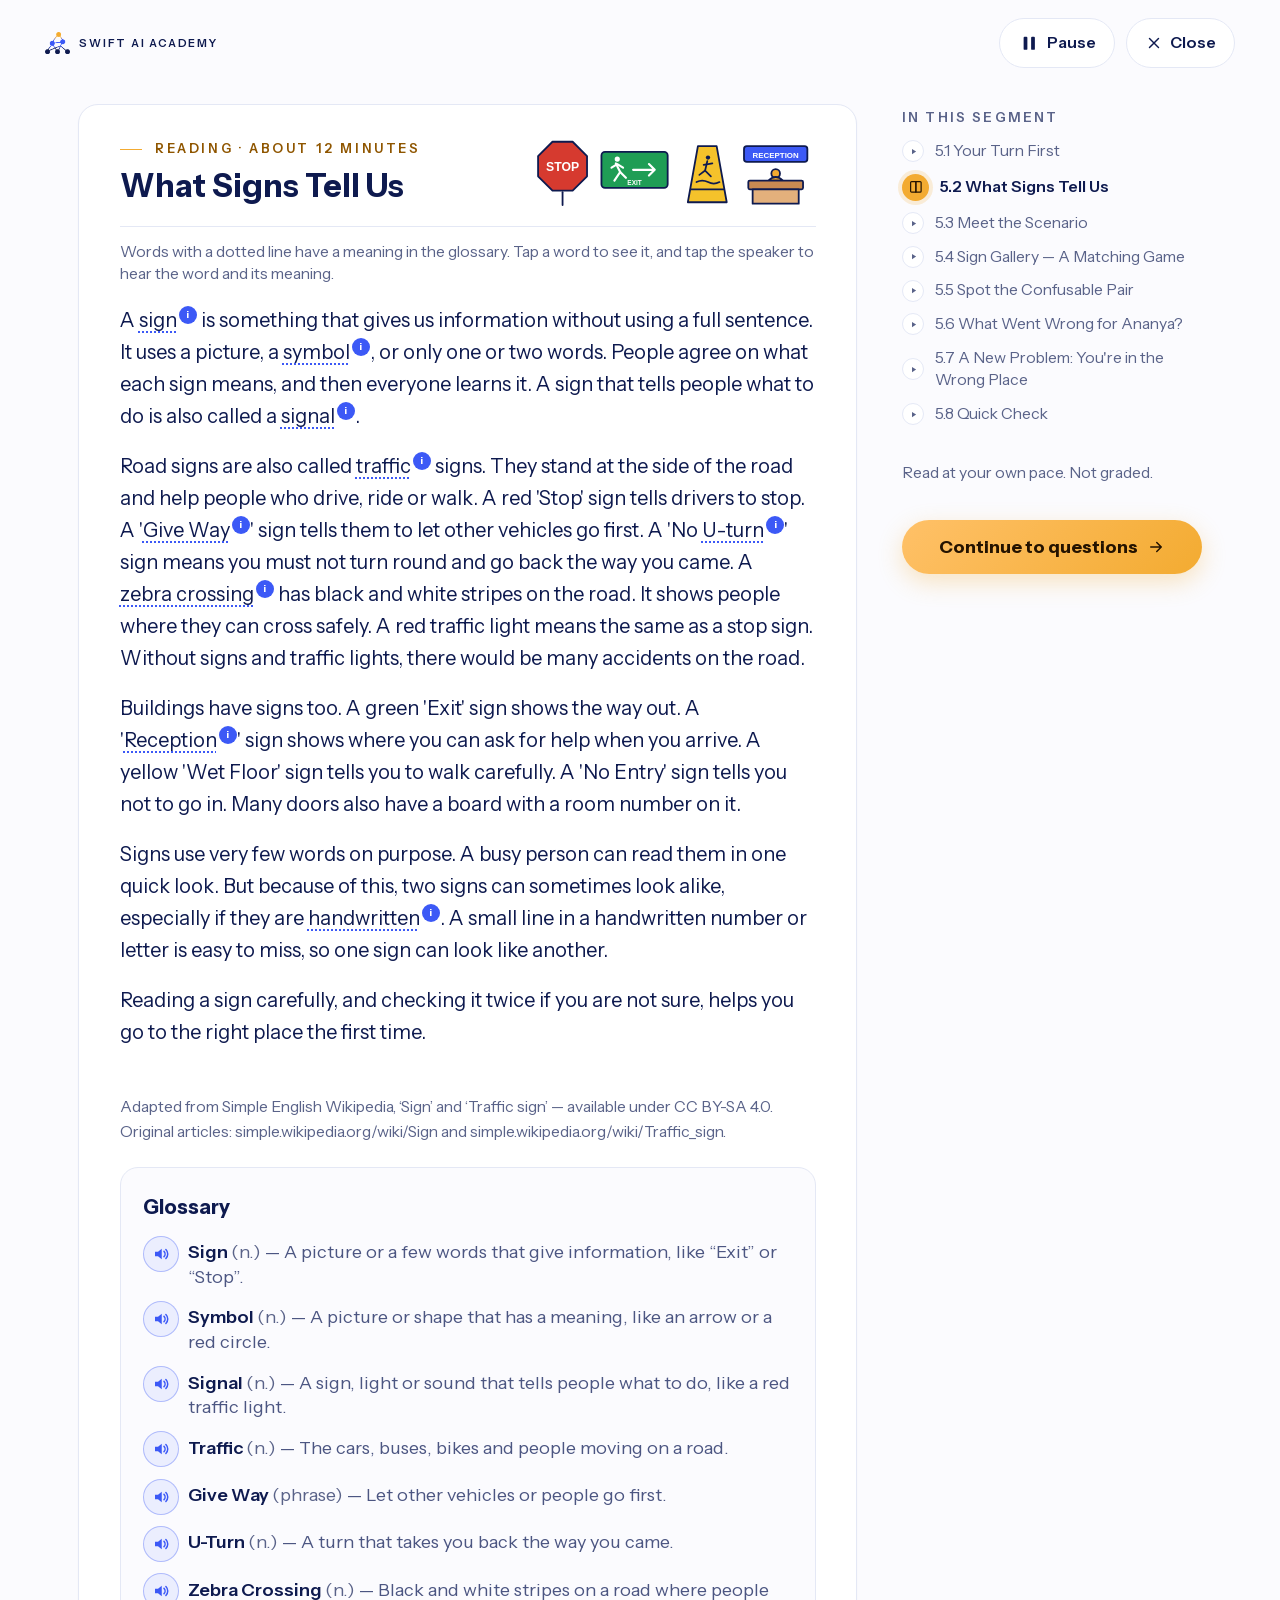
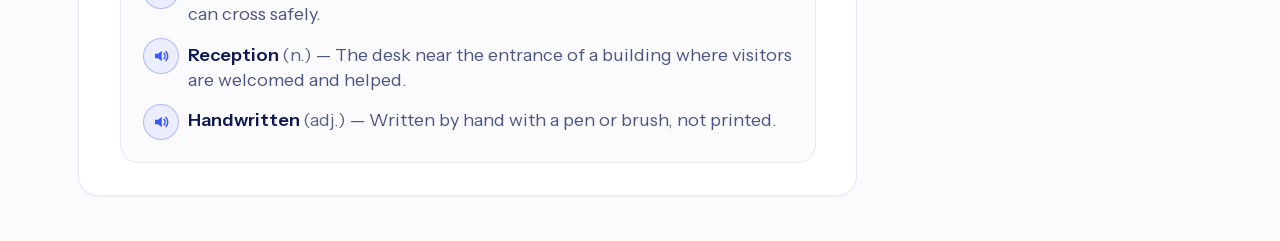
<file: index.html>
<!DOCTYPE html><html lang="en" class="Vgh3NW_variable NKU_Lq_variable h-full antialiased"><head><meta charSet="utf-8"/><meta name="viewport" content="width=device-width, initial-scale=1"/><link rel="preload" href="./_next/static/media/dc6d2a64e9dbf3bc-s.p.3mjzw95c0-_52.woff2" as="font" crossorigin="" type="font/woff2"/><link rel="preload" href="./_next/static/media/f06bf9da926bae75-s.p.2874ccu1_u7jf.woff2" as="font" crossorigin="" type="font/woff2"/><link rel="stylesheet" href="./_next/static/chunks/3jfsn916k6usx.css" data-precedence="next"/><link rel="preload" as="script" fetchPriority="low" href="./_next/static/chunks/3333gs1h_w689.js"/><script src="./_next/static/chunks/40dt_obvaaqts.js" async=""></script><script src="./_next/static/chunks/3dmm3v_fq28gc.js" async=""></script><script src="./_next/static/chunks/turbopack-1gg8ko_ilveme.js" async=""></script><script src="./_next/static/chunks/0umf92h1sb77c.js" async=""></script><script src="./_next/static/chunks/40ouxblu-ky1a.js" async=""></script><title>Meeting Someone New</title><meta name="description" content="Everyday Workplace Communication — Module 1, Segment 1, Stages 1.1–1.8."/><link rel="icon" href="/favicon.ico?favicon.117ezoe8m31dk.ico" sizes="48x48" type="image/x-icon"/><meta name="next-size-adjust" content=""/><script src="./_next/static/chunks/0cz1d0mv5g_q7.js" noModule=""></script></head><body class="min-h-full"><div hidden=""><!--$--><!--/$--></div><!--$--><!--/$--><script id="_R_">(globalThis["TURBOPACK"] || (globalThis["TURBOPACK"] = [])).push({"otherChunks":["static/chunks/3333gs1h_w689.js","static/chunks/40dt_obvaaqts.js","static/chunks/3dmm3v_fq28gc.js"],"runtimeModuleIds":[94553]});</script><script src="./_next/static/chunks/3333gs1h_w689.js" async=""></script><script>(self.__next_f=self.__next_f||[]).push([0])</script><script>self.__next_f.push([1,"1:\"$Sreact.fragment\"\n2:\"./_next/static/chunks/0umf92h1sb77c.js\"\n3:I[39756,[\"$2\"],\"default\"]\n4:I[37457,[\"$2\"],\"default\"]\n6:\"./_next/static/chunks/40ouxblu-ky1a.js\"\n7:I[2035,[\"$2\",\"$6\"],\"StandaloneStage\"]\n8:I[97367,[\"$2\"],\"OutletBoundary\"]\n9:\"$Sreact.suspense\"\nb:\"ViewportBoundary\"\nc:I[97367,[\"$2\"],\"$b\"]\ne:\"MetadataBoundary\"\nf:I[97367,[\"$2\"],\"$e\"]\n11:I[68027,[\"$2\"],\"default\",1]\n:HL[\"./_next/static/chunks/3jfsn916k6usx.css\",\"style\"]\n:HL[\"./_next/static/media/dc6d2a64e9dbf3bc-s.p.3mjzw95c0-_52.woff2\",\"font\",{\"crossOrigin\":\"\",\"type\":\"font/woff2\"}]\n:HL[\"./_next/static/media/f06bf9da926bae75-s.p.2874ccu1_u7jf.woff2\",\"font\",{\"crossOrigin\":\"\",\"type\":\"font/woff2\"}]\n5:[[\"children\",{\"s\":\"__PAGE__\",\"h\":512,\"d\":{\"r\":[\"$\",\"$1\",\"c\",{\"children\":[[\"$\",\"$L7\",null,{\"entry\":\"5.2\"}],[[\"$\",\"script\",\"script-0\",{\"src\":\"./_next/static/chunks/40ouxblu-ky1a.js\",\"async\":true,\"nonce\":\"$undefined\"}]],[\"$\",\"$L8\",null,{\"children\":[\"$\",\"$9\",null,{\"name\":\"Next.MetadataOutlet\",\"children\":\"$@a\"}]}]]}],\"p\":false,\"v\":null}}]]\n0:{\"P\":null,\"c\":[\"\",\"\"],\"q\":\"\",\"i\":false,\"t\":{\"t\":{\"s\":\"\",\"h\":528,\"d\":{\"r\":[\"$\",\"$1\",\"c\",{\"children\":[[[\"$\",\"link\",\"0\",{\"rel\":\"stylesheet\",\"href\":\"./_next/static/chunks/3jfsn916k6usx.css\",\"precedence\":\"next\",\"crossOrigin\":\"$undefined\",\"nonce\":\"$undefined\"}],[\"$\",\"script\",\"script-0\",{\"src\":\"./_next/static/chunks/0umf92h1sb77c.js\",\"async\":true,\"nonce\":\"$undefined\"}]],[\"$\",\"html\",null,{\"lang\":\"en\",\"className\":\"Vgh3NW_variable NKU_Lq_variable h-full antialiased\",\"children\":[\"$\",\"body\",null,{\"className\":\"min-h-full\",\"children\":[\"$\",\"$L3\",null,{\"parallelRouterKey\":\"children\",\"error\":\"$undefined\",\"errorStyles\":\"$undefined\",\"errorScripts\":\"$undefined\",\"template\":[\"$\",\"$L4\",null,{}],\"templateStyles\":\"$undefined\",\"templateScripts\":\"$undefined\",\"notFound\":[[[\"$\",\"title\",null,{\"children\":\"404: This page could not be found.\"}],[\"$\",\"div\",null,{\"style\":{\"fontFamily\":\"system-ui,\\\"Segoe UI\\\",Roboto,Helvetica,Arial,sans-serif,\\\"Apple Color Emoji\\\",\\\"Segoe UI Emoji\\\"\",\"height\":\"100vh\",\"textAlign\":\"center\",\"display\":\"flex\",\"flexDirection\":\"column\",\"alignItems\":\"center\",\"justifyContent\":\"center\"},\"children\":[\"$\",\"div\",null,{\"children\":[[\"$\",\"style\",null,{\"dangerouslySetInnerHTML\":{\"__html\":\"body{color:#000;background:#fff;margin:0}.next-error-h1{border-right:1px solid rgba(0,0,0,.3)}@media (prefers-color-scheme:dark){body{color:#fff;background:#000}.next-error-h1{border-right:1px solid rgba(255,255,255,.3)}}\"}}],[\"$\",\"h1\",null,{\"className\":\"next-error-h1\",\"style\":{\"display\":\"inline-block\",\"margin\":\"0 20px 0 0\",\"padding\":\"0 23px 0 0\",\"fontSize\":24,\"fontWeight\":500,\"verticalAlign\":\"top\",\"lineHeight\":\"49px\"},\"children\":404}],[\"$\",\"div\",null,{\"style\":{\"display\":\"inline-block\"},\"children\":[\"$\",\"h2\",null,{\"style\":{\"fontSize\":14,\"fontWeight\":400,\"lineHeight\":\"49px\",\"margin\":0},\"children\":\"This page could not be found.\"}]}]]}]}]],[]],\"forbidden\":\"$undefined\",\"unauthorized\":\"$undefined\"}]}]}]]}],\"p\":false,\"v\":null},\"c\":\"$Q5\"},\"h\":{\"r\":[\"$\",\"$1\",\"h\",{\"children\":[null,[\"$\",\"$Lc\",null,{\"children\":\"$Ld\"}],[\"$\",\"$Lf\",null,{\"children\":[[\"$\",\"div\",null,{\"hidden\":true,\"children\":[\"$\",\"$9\",null,{\"name\":\"Next.Metadata\",\"children\":\"$L10\"}]}],null]}],[\"$\",\"meta\",null,{\"name\":\"next-size-adjust\",\"content\":\"\"}]]}],\"p\":false,\"v\":null}},\"m\":\"$undefined\",\"G\":[\"$11\",[[\"$\",\"link\",\"0\",{\"rel\":\"stylesheet\",\"href\":\"./_next/static/chunks/3jfsn916k6usx.css\",\"precedence\":\"next\",\"crossOrigin\":\"$undefined\",\"nonce\":\"$undefined\"}]]],\"S\":true,\"r\":\"$undefined\",\"s\":\"$undefined\",\"a\":\"$undefined\",\"l\":\"$undefined\",\"p\":\"$undefined\",\"d\":\"$undefined\",\"b\":\"kLx8-TEqCz9_8dsuBrGPa\"}\nd:[[\"$\",\"meta\",\"0\",{\"charSet\":\"utf-8\"}],[\"$\",\"meta\",\"1\",{\"name\":\"viewport\",\"content\":\"width=device-width, initial-scale=1\"}]]\n12:I[27201,[\"$2\"],\"IconMark\"]\na:null\n10:[[\"$\",\"title\",\"0\",{\"children\":\"Meeting Someone New\"}],[\"$\",\"meta\",\"1\",{\"name\":\"description\",\"content\":\"Everyday Workplace Communication — Module 1, Segment 1, Stages 1.1–1.8.\"}],[\"$\",\"link\",\"2\",{\"rel\":\"icon\",\"href\":\"/favicon.ico?favicon.117ezoe8m31dk.ico\",\"sizes\":\"48x48\",\"type\":\"image/x-icon\"}],[\"$\",\"$L12\",\"3\",{}]]\n"])</script></body></html>
</file>
<file: _next/static/chunks/3jfsn916k6usx.css>
@font-face{font-family:Noto Sans;font-style:normal;font-weight:400;font-stretch:100%;font-display:swap;src:url(../media/d0daeb77ad486505-s.1qp4msj8oy5kg.woff2)format("woff2");unicode-range:U+460-52F,U+1C80-1C8A,U+20B4,U+2DE0-2DFF,U+A640-A69F,U+FE2E-FE2F}@font-face{font-family:Noto Sans;font-style:normal;font-weight:400;font-stretch:100%;font-display:swap;src:url(../media/13c8bea787795a91-s.1undqm_-sukdc.woff2)format("woff2");unicode-range:U+301,U+400-45F,U+490-491,U+4B0-4B1,U+2116}@font-face{font-family:Noto Sans;font-style:normal;font-weight:400;font-stretch:100%;font-display:swap;src:url(../media/fb34704f4f4f68ab-s.3giajfo5uv2ys.woff2)format("woff2");unicode-range:U+900-97F,U+1CD0-1CF4,U+1CF7-1CF9,U+200C-200D,U+20A8,U+20B9,U+20F0,U+25CC,U+A830-A839,U+A8E0-A8FF,U+11B00-11B0A}@font-face{font-family:Noto Sans;font-style:normal;font-weight:400;font-stretch:100%;font-display:swap;src:url(../media/26229c3b890d5b41-s.2bg48w3oiort5.woff2)format("woff2");unicode-range:U+1F??}@font-face{font-family:Noto Sans;font-style:normal;font-weight:400;font-stretch:100%;font-display:swap;src:url(../media/ec173da4e4ac482c-s.1f0d9os9qfevp.woff2)format("woff2");unicode-range:U+370-377,U+37A-37F,U+384-38A,U+38C,U+38E-3A1,U+3A3-3FF}@font-face{font-family:Noto Sans;font-style:normal;font-weight:400;font-stretch:100%;font-display:swap;src:url(../media/eca1cc1e672884b5-s.28-lxb4pyxwvn.woff2)format("woff2");unicode-range:U+102-103,U+110-111,U+128-129,U+168-169,U+1A0-1A1,U+1AF-1B0,U+300-301,U+303-304,U+308-309,U+323,U+329,U+1EA0-1EF9,U+20AB}@font-face{font-family:Noto Sans;font-style:normal;font-weight:400;font-stretch:100%;font-display:swap;src:url(../media/05ce0245cbf07d46-s.1__0ydqd-xg_4.woff2)format("woff2");unicode-range:U+100-2BA,U+2BD-2C5,U+2C7-2CC,U+2CE-2D7,U+2DD-2FF,U+304,U+308,U+329,U+1D00-1DBF,U+1E00-1E9F,U+1EF2-1EFF,U+2020,U+20A0-20AB,U+20AD-20C4,U+2113,U+2C60-2C7F,U+A720-A7FF}@font-face{font-family:Noto Sans;font-style:normal;font-weight:400;font-stretch:100%;font-display:swap;src:url(../media/dc6d2a64e9dbf3bc-s.p.3mjzw95c0-_52.woff2)format("woff2");unicode-range:U+??,U+131,U+152-153,U+2BB-2BC,U+2C6,U+2DA,U+2DC,U+304,U+308,U+329,U+2000-206F,U+20AC,U+2122,U+2191,U+2193,U+2212,U+2215,U+FEFF,U+FFFD}@font-face{font-family:Noto Sans;font-style:normal;font-weight:500;font-stretch:100%;font-display:swap;src:url(../media/d0daeb77ad486505-s.1qp4msj8oy5kg.woff2)format("woff2");unicode-range:U+460-52F,U+1C80-1C8A,U+20B4,U+2DE0-2DFF,U+A640-A69F,U+FE2E-FE2F}@font-face{font-family:Noto Sans;font-style:normal;font-weight:500;font-stretch:100%;font-display:swap;src:url(../media/13c8bea787795a91-s.1undqm_-sukdc.woff2)format("woff2");unicode-range:U+301,U+400-45F,U+490-491,U+4B0-4B1,U+2116}@font-face{font-family:Noto Sans;font-style:normal;font-weight:500;font-stretch:100%;font-display:swap;src:url(../media/fb34704f4f4f68ab-s.3giajfo5uv2ys.woff2)format("woff2");unicode-range:U+900-97F,U+1CD0-1CF4,U+1CF7-1CF9,U+200C-200D,U+20A8,U+20B9,U+20F0,U+25CC,U+A830-A839,U+A8E0-A8FF,U+11B00-11B0A}@font-face{font-family:Noto Sans;font-style:normal;font-weight:500;font-stretch:100%;font-display:swap;src:url(../media/26229c3b890d5b41-s.2bg48w3oiort5.woff2)format("woff2");unicode-range:U+1F??}@font-face{font-family:Noto Sans;font-style:normal;font-weight:500;font-stretch:100%;font-display:swap;src:url(../media/ec173da4e4ac482c-s.1f0d9os9qfevp.woff2)format("woff2");unicode-range:U+370-377,U+37A-37F,U+384-38A,U+38C,U+38E-3A1,U+3A3-3FF}@font-face{font-family:Noto Sans;font-style:normal;font-weight:500;font-stretch:100%;font-display:swap;src:url(../media/eca1cc1e672884b5-s.28-lxb4pyxwvn.woff2)format("woff2");unicode-range:U+102-103,U+110-111,U+128-129,U+168-169,U+1A0-1A1,U+1AF-1B0,U+300-301,U+303-304,U+308-309,U+323,U+329,U+1EA0-1EF9,U+20AB}@font-face{font-family:Noto Sans;font-style:normal;font-weight:500;font-stretch:100%;font-display:swap;src:url(../media/05ce0245cbf07d46-s.1__0ydqd-xg_4.woff2)format("woff2");unicode-range:U+100-2BA,U+2BD-2C5,U+2C7-2CC,U+2CE-2D7,U+2DD-2FF,U+304,U+308,U+329,U+1D00-1DBF,U+1E00-1E9F,U+1EF2-1EFF,U+2020,U+20A0-20AB,U+20AD-20C4,U+2113,U+2C60-2C7F,U+A720-A7FF}@font-face{font-family:Noto Sans;font-style:normal;font-weight:500;font-stretch:100%;font-display:swap;src:url(../media/dc6d2a64e9dbf3bc-s.p.3mjzw95c0-_52.woff2)format("woff2");unicode-range:U+??,U+131,U+152-153,U+2BB-2BC,U+2C6,U+2DA,U+2DC,U+304,U+308,U+329,U+2000-206F,U+20AC,U+2122,U+2191,U+2193,U+2212,U+2215,U+FEFF,U+FFFD}@font-face{font-family:Noto Sans;font-style:normal;font-weight:600;font-stretch:100%;font-display:swap;src:url(../media/d0daeb77ad486505-s.1qp4msj8oy5kg.woff2)format("woff2");unicode-range:U+460-52F,U+1C80-1C8A,U+20B4,U+2DE0-2DFF,U+A640-A69F,U+FE2E-FE2F}@font-face{font-family:Noto Sans;font-style:normal;font-weight:600;font-stretch:100%;font-display:swap;src:url(../media/13c8bea787795a91-s.1undqm_-sukdc.woff2)format("woff2");unicode-range:U+301,U+400-45F,U+490-491,U+4B0-4B1,U+2116}@font-face{font-family:Noto Sans;font-style:normal;font-weight:600;font-stretch:100%;font-display:swap;src:url(../media/fb34704f4f4f68ab-s.3giajfo5uv2ys.woff2)format("woff2");unicode-range:U+900-97F,U+1CD0-1CF4,U+1CF7-1CF9,U+200C-200D,U+20A8,U+20B9,U+20F0,U+25CC,U+A830-A839,U+A8E0-A8FF,U+11B00-11B0A}@font-face{font-family:Noto Sans;font-style:normal;font-weight:600;font-stretch:100%;font-display:swap;src:url(../media/26229c3b890d5b41-s.2bg48w3oiort5.woff2)format("woff2");unicode-range:U+1F??}@font-face{font-family:Noto Sans;font-style:normal;font-weight:600;font-stretch:100%;font-display:swap;src:url(../media/ec173da4e4ac482c-s.1f0d9os9qfevp.woff2)format("woff2");unicode-range:U+370-377,U+37A-37F,U+384-38A,U+38C,U+38E-3A1,U+3A3-3FF}@font-face{font-family:Noto Sans;font-style:normal;font-weight:600;font-stretch:100%;font-display:swap;src:url(../media/eca1cc1e672884b5-s.28-lxb4pyxwvn.woff2)format("woff2");unicode-range:U+102-103,U+110-111,U+128-129,U+168-169,U+1A0-1A1,U+1AF-1B0,U+300-301,U+303-304,U+308-309,U+323,U+329,U+1EA0-1EF9,U+20AB}@font-face{font-family:Noto Sans;font-style:normal;font-weight:600;font-stretch:100%;font-display:swap;src:url(../media/05ce0245cbf07d46-s.1__0ydqd-xg_4.woff2)format("woff2");unicode-range:U+100-2BA,U+2BD-2C5,U+2C7-2CC,U+2CE-2D7,U+2DD-2FF,U+304,U+308,U+329,U+1D00-1DBF,U+1E00-1E9F,U+1EF2-1EFF,U+2020,U+20A0-20AB,U+20AD-20C4,U+2113,U+2C60-2C7F,U+A720-A7FF}@font-face{font-family:Noto Sans;font-style:normal;font-weight:600;font-stretch:100%;font-display:swap;src:url(../media/dc6d2a64e9dbf3bc-s.p.3mjzw95c0-_52.woff2)format("woff2");unicode-range:U+??,U+131,U+152-153,U+2BB-2BC,U+2C6,U+2DA,U+2DC,U+304,U+308,U+329,U+2000-206F,U+20AC,U+2122,U+2191,U+2193,U+2212,U+2215,U+FEFF,U+FFFD}@font-face{font-family:Noto Sans;font-style:normal;font-weight:700;font-stretch:100%;font-display:swap;src:url(../media/d0daeb77ad486505-s.1qp4msj8oy5kg.woff2)format("woff2");unicode-range:U+460-52F,U+1C80-1C8A,U+20B4,U+2DE0-2DFF,U+A640-A69F,U+FE2E-FE2F}@font-face{font-family:Noto Sans;font-style:normal;font-weight:700;font-stretch:100%;font-display:swap;src:url(../media/13c8bea787795a91-s.1undqm_-sukdc.woff2)format("woff2");unicode-range:U+301,U+400-45F,U+490-491,U+4B0-4B1,U+2116}@font-face{font-family:Noto Sans;font-style:normal;font-weight:700;font-stretch:100%;font-display:swap;src:url(../media/fb34704f4f4f68ab-s.3giajfo5uv2ys.woff2)format("woff2");unicode-range:U+900-97F,U+1CD0-1CF4,U+1CF7-1CF9,U+200C-200D,U+20A8,U+20B9,U+20F0,U+25CC,U+A830-A839,U+A8E0-A8FF,U+11B00-11B0A}@font-face{font-family:Noto Sans;font-style:normal;font-weight:700;font-stretch:100%;font-display:swap;src:url(../media/26229c3b890d5b41-s.2bg48w3oiort5.woff2)format("woff2");unicode-range:U+1F??}@font-face{font-family:Noto Sans;font-style:normal;font-weight:700;font-stretch:100%;font-display:swap;src:url(../media/ec173da4e4ac482c-s.1f0d9os9qfevp.woff2)format("woff2");unicode-range:U+370-377,U+37A-37F,U+384-38A,U+38C,U+38E-3A1,U+3A3-3FF}@font-face{font-family:Noto Sans;font-style:normal;font-weight:700;font-stretch:100%;font-display:swap;src:url(../media/eca1cc1e672884b5-s.28-lxb4pyxwvn.woff2)format("woff2");unicode-range:U+102-103,U+110-111,U+128-129,U+168-169,U+1A0-1A1,U+1AF-1B0,U+300-301,U+303-304,U+308-309,U+323,U+329,U+1EA0-1EF9,U+20AB}@font-face{font-family:Noto Sans;font-style:normal;font-weight:700;font-stretch:100%;font-display:swap;src:url(../media/05ce0245cbf07d46-s.1__0ydqd-xg_4.woff2)format("woff2");unicode-range:U+100-2BA,U+2BD-2C5,U+2C7-2CC,U+2CE-2D7,U+2DD-2FF,U+304,U+308,U+329,U+1D00-1DBF,U+1E00-1E9F,U+1EF2-1EFF,U+2020,U+20A0-20AB,U+20AD-20C4,U+2113,U+2C60-2C7F,U+A720-A7FF}@font-face{font-family:Noto Sans;font-style:normal;font-weight:700;font-stretch:100%;font-display:swap;src:url(../media/dc6d2a64e9dbf3bc-s.p.3mjzw95c0-_52.woff2)format("woff2");unicode-range:U+??,U+131,U+152-153,U+2BB-2BC,U+2C6,U+2DA,U+2DC,U+304,U+308,U+329,U+2000-206F,U+20AC,U+2122,U+2191,U+2193,U+2212,U+2215,U+FEFF,U+FFFD}@font-face{font-family:Noto Sans Fallback;src:local(Arial);ascent-override:100.54%;descent-override:27.56%;line-gap-override:0.0%;size-adjust:106.33%}.Vgh3NW_className{font-family:Noto Sans,Noto Sans Fallback;font-style:normal}.Vgh3NW_variable{--font-noto:"Noto Sans", "Noto Sans Fallback"}
@font-face{font-family:Instrument Sans;font-style:normal;font-weight:400;font-stretch:100%;font-display:swap;src:url(../media/c7f47671e39f7787-s.0klc_mi0-5f4_.woff2)format("woff2");unicode-range:U+100-2BA,U+2BD-2C5,U+2C7-2CC,U+2CE-2D7,U+2DD-2FF,U+304,U+308,U+329,U+1D00-1DBF,U+1E00-1E9F,U+1EF2-1EFF,U+2020,U+20A0-20AB,U+20AD-20C4,U+2113,U+2C60-2C7F,U+A720-A7FF}@font-face{font-family:Instrument Sans;font-style:normal;font-weight:400;font-stretch:100%;font-display:swap;src:url(../media/f06bf9da926bae75-s.p.2874ccu1_u7jf.woff2)format("woff2");unicode-range:U+??,U+131,U+152-153,U+2BB-2BC,U+2C6,U+2DA,U+2DC,U+304,U+308,U+329,U+2000-206F,U+20AC,U+2122,U+2191,U+2193,U+2212,U+2215,U+FEFF,U+FFFD}@font-face{font-family:Instrument Sans;font-style:normal;font-weight:500;font-stretch:100%;font-display:swap;src:url(../media/c7f47671e39f7787-s.0klc_mi0-5f4_.woff2)format("woff2");unicode-range:U+100-2BA,U+2BD-2C5,U+2C7-2CC,U+2CE-2D7,U+2DD-2FF,U+304,U+308,U+329,U+1D00-1DBF,U+1E00-1E9F,U+1EF2-1EFF,U+2020,U+20A0-20AB,U+20AD-20C4,U+2113,U+2C60-2C7F,U+A720-A7FF}@font-face{font-family:Instrument Sans;font-style:normal;font-weight:500;font-stretch:100%;font-display:swap;src:url(../media/f06bf9da926bae75-s.p.2874ccu1_u7jf.woff2)format("woff2");unicode-range:U+??,U+131,U+152-153,U+2BB-2BC,U+2C6,U+2DA,U+2DC,U+304,U+308,U+329,U+2000-206F,U+20AC,U+2122,U+2191,U+2193,U+2212,U+2215,U+FEFF,U+FFFD}@font-face{font-family:Instrument Sans;font-style:normal;font-weight:600;font-stretch:100%;font-display:swap;src:url(../media/c7f47671e39f7787-s.0klc_mi0-5f4_.woff2)format("woff2");unicode-range:U+100-2BA,U+2BD-2C5,U+2C7-2CC,U+2CE-2D7,U+2DD-2FF,U+304,U+308,U+329,U+1D00-1DBF,U+1E00-1E9F,U+1EF2-1EFF,U+2020,U+20A0-20AB,U+20AD-20C4,U+2113,U+2C60-2C7F,U+A720-A7FF}@font-face{font-family:Instrument Sans;font-style:normal;font-weight:600;font-stretch:100%;font-display:swap;src:url(../media/f06bf9da926bae75-s.p.2874ccu1_u7jf.woff2)format("woff2");unicode-range:U+??,U+131,U+152-153,U+2BB-2BC,U+2C6,U+2DA,U+2DC,U+304,U+308,U+329,U+2000-206F,U+20AC,U+2122,U+2191,U+2193,U+2212,U+2215,U+FEFF,U+FFFD}@font-face{font-family:Instrument Sans;font-style:normal;font-weight:700;font-stretch:100%;font-display:swap;src:url(../media/c7f47671e39f7787-s.0klc_mi0-5f4_.woff2)format("woff2");unicode-range:U+100-2BA,U+2BD-2C5,U+2C7-2CC,U+2CE-2D7,U+2DD-2FF,U+304,U+308,U+329,U+1D00-1DBF,U+1E00-1E9F,U+1EF2-1EFF,U+2020,U+20A0-20AB,U+20AD-20C4,U+2113,U+2C60-2C7F,U+A720-A7FF}@font-face{font-family:Instrument Sans;font-style:normal;font-weight:700;font-stretch:100%;font-display:swap;src:url(../media/f06bf9da926bae75-s.p.2874ccu1_u7jf.woff2)format("woff2");unicode-range:U+??,U+131,U+152-153,U+2BB-2BC,U+2C6,U+2DA,U+2DC,U+304,U+308,U+329,U+2000-206F,U+20AC,U+2122,U+2191,U+2193,U+2212,U+2215,U+FEFF,U+FFFD}@font-face{font-family:Instrument Sans Fallback;src:local(Arial);ascent-override:94.42%;descent-override:24.33%;line-gap-override:0.0%;size-adjust:102.74%}.NKU_Lq_className{font-family:Instrument Sans,Instrument Sans Fallback;font-style:normal}.NKU_Lq_variable{--font-instrument:"Instrument Sans", "Instrument Sans Fallback"}
@layer properties{@supports (((-webkit-hyphens:none)) and (not (margin-trim:inline))) or ((-moz-orient:inline) and (not (color:rgb(from red r g b)))){*,:before,:after,::backdrop{--tw-translate-x:0;--tw-translate-y:0;--tw-translate-z:0;--tw-scale-x:1;--tw-scale-y:1;--tw-scale-z:1;--tw-border-style:solid;--tw-leading:initial;--tw-font-weight:initial;--tw-tracking:initial;--tw-ordinal:initial;--tw-slashed-zero:initial;--tw-numeric-figure:initial;--tw-numeric-spacing:initial;--tw-numeric-fraction:initial;--tw-shadow:0 0 #0000;--tw-shadow-color:initial;--tw-shadow-alpha:100%;--tw-inset-shadow:0 0 #0000;--tw-inset-shadow-color:initial;--tw-inset-shadow-alpha:100%;--tw-ring-color:initial;--tw-ring-shadow:0 0 #0000;--tw-inset-ring-color:initial;--tw-inset-ring-shadow:0 0 #0000;--tw-ring-inset:initial;--tw-ring-offset-width:0px;--tw-ring-offset-color:#fff;--tw-ring-offset-shadow:0 0 #0000;--tw-blur:initial;--tw-brightness:initial;--tw-contrast:initial;--tw-grayscale:initial;--tw-hue-rotate:initial;--tw-invert:initial;--tw-opacity:initial;--tw-saturate:initial;--tw-sepia:initial;--tw-drop-shadow:initial;--tw-drop-shadow-color:initial;--tw-drop-shadow-alpha:100%;--tw-drop-shadow-size:initial;--tw-backdrop-blur:initial;--tw-backdrop-brightness:initial;--tw-backdrop-contrast:initial;--tw-backdrop-grayscale:initial;--tw-backdrop-hue-rotate:initial;--tw-backdrop-invert:initial;--tw-backdrop-opacity:initial;--tw-backdrop-saturate:initial;--tw-backdrop-sepia:initial;--tw-duration:initial;--tw-content:"";--tw-outline-style:solid}}}@layer theme{:root,:host{--font-mono:ui-monospace, SFMono-Regular, Menlo, Monaco, Consolas, "Liberation Mono", "Courier New", monospace;--color-white:#fff;--spacing:.25rem;--container-sm:24rem;--container-md:28rem;--container-xl:36rem;--container-2xl:42rem;--container-3xl:48rem;--container-4xl:56rem;--container-5xl:64rem;--container-7xl:80rem;--text-xs:.75rem;--text-xs--line-height:calc(1 / .75);--text-sm:.875rem;--text-sm--line-height:calc(1.25 / .875);--text-base:1rem;--text-base--line-height:calc(1.5 / 1);--text-lg:1.125rem;--text-lg--line-height:calc(1.75 / 1.125);--text-xl:1.25rem;--text-xl--line-height:calc(1.75 / 1.25);--text-2xl:1.5rem;--text-2xl--line-height:calc(2 / 1.5);--text-3xl:1.875rem;--text-3xl--line-height:calc(2.25 / 1.875);--text-4xl:2.25rem;--text-4xl--line-height:calc(2.5 / 2.25);--text-5xl:3rem;--text-5xl--line-height:1;--text-6xl:3.75rem;--text-6xl--line-height:1;--font-weight-normal:400;--font-weight-semibold:600;--font-weight-bold:700;--font-weight-extrabold:800;--tracking-wide:.025em;--tracking-widest:.1em;--leading-tight:1.25;--leading-snug:1.375;--leading-relaxed:1.625;--radius-sm:.25rem;--radius-md:.375rem;--radius-lg:.5rem;--radius-xl:.75rem;--radius-2xl:1rem;--radius-3xl:1.5rem;--blur-sm:8px;--default-transition-duration:.15s;--default-transition-timing-function:cubic-bezier(.4, 0, .2, 1);--default-font-family:var(--font-noto), ui-sans-serif, system-ui, sans-serif;--default-mono-font-family:var(--font-mono)}}@layer base{*,:after,:before,::backdrop{box-sizing:border-box;border:0 solid;margin:0;padding:0}::file-selector-button{box-sizing:border-box;border:0 solid;margin:0;padding:0}html,:host{-webkit-text-size-adjust:100%;tab-size:4;line-height:1.5;font-family:var(--default-font-family,-apple-system, BlinkMacSystemFont, "Segoe UI", Roboto, "Helvetica Neue", "Noto Sans", Arial, sans-serif, "Apple Color Emoji", "Segoe UI Emoji", "Segoe UI Symbol", "Noto Color Emoji");font-feature-settings:var(--default-font-feature-settings,normal);font-variation-settings:var(--default-font-variation-settings,normal);-webkit-tap-highlight-color:transparent}hr{height:0;color:inherit;border-top-width:1px}abbr:where([title]){-webkit-text-decoration:underline dotted;text-decoration:underline dotted}h1,h2,h3,h4,h5,h6{font-size:inherit;font-weight:inherit}a{color:inherit;-webkit-text-decoration:inherit;-webkit-text-decoration:inherit;-webkit-text-decoration:inherit;-webkit-text-decoration:inherit;text-decoration:inherit}b,strong{font-weight:bolder}code,kbd,samp,pre{font-family:var(--default-mono-font-family,ui-monospace, SFMono-Regular, Menlo, Monaco, Consolas, "Liberation Mono", "Courier New", monospace);font-feature-settings:var(--default-mono-font-feature-settings,normal);font-variation-settings:var(--default-mono-font-variation-settings,normal);font-size:1em}small{font-size:80%}sub,sup{vertical-align:baseline;font-size:75%;line-height:0;position:relative}sub{bottom:-.25em}sup{top:-.5em}table{text-indent:0;border-color:inherit;border-collapse:collapse}:-moz-focusring:where(:not(iframe)){outline:auto}progress{vertical-align:baseline}summary{display:list-item}ol,ul,menu{list-style:none}img,svg,video,canvas,audio,iframe,embed,object{vertical-align:middle;display:block}img,video{max-width:100%;height:auto}button,input,select,optgroup,textarea{font:inherit;font-feature-settings:inherit;font-variation-settings:inherit;letter-spacing:inherit;color:inherit;opacity:1;background-color:#0000;border-radius:0}::file-selector-button{font:inherit;font-feature-settings:inherit;font-variation-settings:inherit;letter-spacing:inherit;color:inherit;opacity:1;background-color:#0000;border-radius:0}:where(select:is([multiple],[size])) optgroup{font-weight:bolder}:where(select:is([multiple],[size])) optgroup option{padding-inline-start:20px}::file-selector-button{margin-inline-end:4px}::placeholder{opacity:1}@supports (not ((-webkit-appearance:-apple-pay-button))) or (contain-intrinsic-size:1px){::placeholder{color:currentColor}@supports (color:color-mix(in lab, red, red)){::placeholder{color:color-mix(in oklab, currentcolor 50%, transparent)}}}textarea{resize:vertical}::-webkit-search-decoration{-webkit-appearance:none}::-webkit-date-and-time-value{min-height:1lh;text-align:inherit}::-webkit-datetime-edit{display:inline-flex}::-webkit-datetime-edit-fields-wrapper{padding:0}::-webkit-datetime-edit{padding-block:0}::-webkit-datetime-edit-year-field{padding-block:0}::-webkit-datetime-edit-month-field{padding-block:0}::-webkit-datetime-edit-day-field{padding-block:0}::-webkit-datetime-edit-hour-field{padding-block:0}::-webkit-datetime-edit-minute-field{padding-block:0}::-webkit-datetime-edit-second-field{padding-block:0}::-webkit-datetime-edit-millisecond-field{padding-block:0}::-webkit-datetime-edit-meridiem-field{padding-block:0}::-webkit-calendar-picker-indicator{line-height:1}:-moz-ui-invalid{box-shadow:none}button,input:where([type=button],[type=reset],[type=submit]){appearance:button}::file-selector-button{appearance:button}::-webkit-inner-spin-button{height:auto}::-webkit-outer-spin-button{height:auto}[hidden]:where(:not([hidden=until-found])){display:none!important}}@layer components{.btn-main{min-height:calc(var(--spacing) * 14);min-width:calc(var(--spacing) * 32);justify-content:center;align-items:center;gap:calc(var(--spacing) * 2);background-color:var(--primary);padding-inline:calc(var(--spacing) * 7);font-size:var(--text-lg);line-height:var(--tw-leading,var(--text-lg--line-height));--tw-font-weight:var(--font-weight-bold);font-weight:var(--font-weight-bold);color:var(--color-white);--tw-shadow:0 4px 6px -1px var(--tw-shadow-color,#0000001a), 0 2px 4px -2px var(--tw-shadow-color,#0000001a);box-shadow:var(--tw-inset-shadow), var(--tw-inset-ring-shadow), var(--tw-ring-offset-shadow), var(--tw-ring-shadow), var(--tw-shadow);transition-property:color,background-color,border-color,outline-color,text-decoration-color,fill,stroke,--tw-gradient-from,--tw-gradient-via,--tw-gradient-to,opacity,box-shadow,transform,translate,scale,rotate,filter,-webkit-backdrop-filter,backdrop-filter,display,content-visibility,overlay,pointer-events;transition-timing-function:var(--tw-ease,var(--default-transition-timing-function));transition-duration:var(--tw-duration,var(--default-transition-duration));border-radius:2147483647px;display:inline-flex}@media (hover:hover){.btn-main:hover{background-color:var(--primary-hover)}}.btn-main:focus-visible{outline-style:var(--tw-outline-style);outline-width:1px;outline-style:var(--tw-outline-style);outline-offset:2px;outline-width:4px;outline-color:var(--heading)}.btn-main:disabled{cursor:not-allowed;--tw-shadow:0 0 #0000;box-shadow:var(--tw-inset-shadow), var(--tw-inset-ring-shadow), var(--tw-ring-offset-shadow), var(--tw-ring-shadow), var(--tw-shadow);background-color:#9aa6b8}.btn-secondary{min-height:calc(var(--spacing) * 12);justify-content:center;align-items:center;gap:calc(var(--spacing) * 2);border-style:var(--tw-border-style);border-width:2px;border-color:var(--primary);background-color:var(--color-white);padding-inline:calc(var(--spacing) * 5);font-size:var(--text-lg);line-height:var(--tw-leading,var(--text-lg--line-height));--tw-font-weight:var(--font-weight-semibold);font-weight:var(--font-weight-semibold);color:var(--primary);transition-property:color,background-color,border-color,outline-color,text-decoration-color,fill,stroke,--tw-gradient-from,--tw-gradient-via,--tw-gradient-to,opacity,box-shadow,transform,translate,scale,rotate,filter,-webkit-backdrop-filter,backdrop-filter,display,content-visibility,overlay,pointer-events;transition-timing-function:var(--tw-ease,var(--default-transition-timing-function));transition-duration:var(--tw-duration,var(--default-transition-duration));border-radius:2147483647px;display:inline-flex}@media (hover:hover){.btn-secondary:hover{background-color:var(--select-bg)}}.btn-secondary:focus-visible{outline-style:var(--tw-outline-style);outline-width:1px;outline-style:var(--tw-outline-style);outline-offset:2px;outline-width:4px;outline-color:var(--heading)}.btn-secondary:disabled{opacity:.5}.btn-quiet{min-height:calc(var(--spacing) * 11);justify-content:center;align-items:center;gap:calc(var(--spacing) * 2);background-color:var(--select-bg);padding-inline:calc(var(--spacing) * 4);font-size:var(--text-base);line-height:var(--tw-leading,var(--text-base--line-height));--tw-font-weight:var(--font-weight-semibold);font-weight:var(--font-weight-semibold);color:var(--primary);transition-property:color,background-color,border-color,outline-color,text-decoration-color,fill,stroke,--tw-gradient-from,--tw-gradient-via,--tw-gradient-to,opacity,box-shadow,transform,translate,scale,rotate,filter,-webkit-backdrop-filter,backdrop-filter,display,content-visibility,overlay,pointer-events;transition-timing-function:var(--tw-ease,var(--default-transition-timing-function));transition-duration:var(--tw-duration,var(--default-transition-duration));border-radius:2147483647px;display:inline-flex}@media (hover:hover){.btn-quiet:hover{--tw-brightness:brightness(95%);filter:var(--tw-blur,) var(--tw-brightness,) var(--tw-contrast,) var(--tw-grayscale,) var(--tw-hue-rotate,) var(--tw-invert,) var(--tw-saturate,) var(--tw-sepia,) var(--tw-drop-shadow,)}}.btn-quiet:focus-visible{outline-style:var(--tw-outline-style);outline-width:1px;outline-style:var(--tw-outline-style);outline-offset:2px;outline-width:4px;outline-color:var(--heading)}.btn-quiet:disabled{opacity:.5}.chip{min-height:calc(var(--spacing) * 14);justify-content:center;align-items:center;gap:calc(var(--spacing) * 3);border-radius:var(--radius-2xl);border-style:var(--tw-border-style);border-width:2px;border-color:var(--border);background-color:var(--color-white);padding-inline:calc(var(--spacing) * 5);padding-block:calc(var(--spacing) * 3);text-align:center;font-size:var(--text-xl);line-height:var(--tw-leading,var(--text-xl--line-height));--tw-font-weight:var(--font-weight-semibold);font-weight:var(--font-weight-semibold);color:var(--heading);transition-property:color,background-color,border-color,outline-color,text-decoration-color,fill,stroke,--tw-gradient-from,--tw-gradient-via,--tw-gradient-to,opacity,box-shadow,transform,translate,scale,rotate,filter,-webkit-backdrop-filter,backdrop-filter,display,content-visibility,overlay,pointer-events;transition-timing-function:var(--tw-ease,var(--default-transition-timing-function));transition-duration:var(--tw-duration,var(--default-transition-duration));display:flex;position:relative}@media (hover:hover){.chip:hover{border-color:var(--primary)}}.chip:focus-visible{outline-style:var(--tw-outline-style);outline-width:1px;outline-style:var(--tw-outline-style);outline-offset:2px;outline-width:4px;outline-color:var(--heading)}.chip:disabled{cursor:default}.chip[data-state=selected]{border-color:var(--primary);background-color:var(--select-bg)}.chip[data-state=right]{border-color:var(--success);background-color:var(--success-bg)}.chip[data-state=wrong]{border-color:var(--amber-border);background-color:var(--amber-bg);animation:.4s ease-in-out shake}.card{border-style:var(--tw-border-style);border-width:1px;border-color:var(--border);background-color:var(--color-white);padding:calc(var(--spacing) * 5);--tw-shadow:0 1px 3px 0 var(--tw-shadow-color,#0000001a), 0 1px 2px -1px var(--tw-shadow-color,#0000001a);box-shadow:var(--tw-inset-shadow), var(--tw-inset-ring-shadow), var(--tw-ring-offset-shadow), var(--tw-ring-shadow), var(--tw-shadow);border-radius:20px}@media (min-width:40rem){.card{padding:calc(var(--spacing) * 6)}}.text-input{border-radius:var(--radius-2xl);border-style:var(--tw-border-style);border-width:2px;border-color:var(--border);background-color:var(--color-white);width:100%;padding-inline:calc(var(--spacing) * 4);padding-block:calc(var(--spacing) * 3);font-size:var(--text-lg);line-height:var(--tw-leading,var(--text-lg--line-height));color:var(--heading)}.text-input::placeholder{color:#7c8496}.text-input:focus{border-color:var(--primary);--tw-outline-style:none;outline-style:none}.text-input:focus-visible{outline-style:var(--tw-outline-style);outline-width:1px;outline-style:var(--tw-outline-style);outline-offset:1px;outline-width:4px;outline-color:var(--primary)}.reading{font-size:20px;line-height:1.6}.btn-mic{background-color:var(--primary);color:var(--color-white);--tw-shadow:0 10px 15px -3px var(--tw-shadow-color,#0000001a), 0 4px 6px -4px var(--tw-shadow-color,#0000001a);box-shadow:var(--tw-inset-shadow), var(--tw-inset-ring-shadow), var(--tw-ring-offset-shadow), var(--tw-ring-shadow), var(--tw-shadow)}}@layer utilities{.visible{visibility:visible}.sr-only{clip-path:inset(50%);white-space:nowrap;border-width:0;width:1px;height:1px;margin:-1px;padding:0;position:absolute;overflow:hidden}.absolute{position:absolute}.fixed{position:fixed}.relative{position:relative}.static{position:static}.sticky{position:sticky}.inset-0{inset:0}.inset-x-4{inset-inline:calc(var(--spacing) * 4)}.top-0{top:0}.top-1\/2{top:50%}.top-2{top:calc(var(--spacing) * 2)}.top-3{top:calc(var(--spacing) * 3)}.top-full{top:100%}.right-2{right:calc(var(--spacing) * 2)}.right-3{right:calc(var(--spacing) * 3)}.right-8{right:calc(var(--spacing) * 8)}.-bottom-2\.5{bottom:calc(var(--spacing) * -2.5)}.bottom-0{bottom:0}.bottom-3{bottom:calc(var(--spacing) * 3)}.bottom-4{bottom:calc(var(--spacing) * 4)}.-left-2\.5{left:calc(var(--spacing) * -2.5)}.left-3{left:calc(var(--spacing) * 3)}.left-8{left:calc(var(--spacing) * 8)}.z-10{z-index:10}.z-20{z-index:20}.z-30{z-index:30}.z-50{z-index:50}.col-span-2{grid-column:span 2/span 2}.col-start-1{grid-column-start:1}.col-start-2{grid-column-start:2}.row-start-1{grid-row-start:1}.row-start-2{grid-row-start:2}.mx-1{margin-inline:var(--spacing)}.mx-auto{margin-inline:auto}.mt-1{margin-top:var(--spacing)}.mt-2{margin-top:calc(var(--spacing) * 2)}.mt-3{margin-top:calc(var(--spacing) * 3)}.mt-4{margin-top:calc(var(--spacing) * 4)}.mt-6{margin-top:calc(var(--spacing) * 6)}.mt-10{margin-top:calc(var(--spacing) * 10)}.mr-2{margin-right:calc(var(--spacing) * 2)}.mb-1{margin-bottom:var(--spacing)}.mb-2{margin-bottom:calc(var(--spacing) * 2)}.mb-3{margin-bottom:calc(var(--spacing) * 3)}.mb-4{margin-bottom:calc(var(--spacing) * 4)}.mb-6{margin-bottom:calc(var(--spacing) * 6)}.ml-0\.5{margin-left:calc(var(--spacing) * .5)}.ml-auto{margin-left:auto}.block{display:block}.flex{display:flex}.grid{display:grid}.hidden{display:none}.inline-block{display:inline-block}.inline-flex{display:inline-flex}.inline-grid{display:inline-grid}.aspect-\[3\/2\]{aspect-ratio:3/2}.aspect-\[4\/3\]{aspect-ratio:4/3}.aspect-\[4\/5\]{aspect-ratio:4/5}.aspect-\[16\/8\]{aspect-ratio:16/8}.aspect-\[16\/9\]{aspect-ratio:16/9}.h-2{height:calc(var(--spacing) * 2)}.h-2\.5{height:calc(var(--spacing) * 2.5)}.h-3{height:calc(var(--spacing) * 3)}.h-3\.5{height:calc(var(--spacing) * 3.5)}.h-4{height:calc(var(--spacing) * 4)}.h-5{height:calc(var(--spacing) * 5)}.h-6{height:calc(var(--spacing) * 6)}.h-7{height:calc(var(--spacing) * 7)}.h-8{height:calc(var(--spacing) * 8)}.h-9{height:calc(var(--spacing) * 9)}.h-10{height:calc(var(--spacing) * 10)}.h-11{height:calc(var(--spacing) * 11)}.h-12{height:calc(var(--spacing) * 12)}.h-14{height:calc(var(--spacing) * 14)}.h-16{height:calc(var(--spacing) * 16)}.h-24{height:calc(var(--spacing) * 24)}.h-28{height:calc(var(--spacing) * 28)}.h-\[22px\]{height:22px}.h-full{height:100%}.h-px{height:1px}.max-h-\[40vh\]{max-height:40vh}.max-h-\[52vh\]{max-height:52vh}.max-h-\[60vh\]{max-height:60vh}.max-h-\[65vh\]{max-height:65vh}.max-h-\[70vh\]{max-height:70vh}.min-h-5{min-height:calc(var(--spacing) * 5)}.min-h-6{min-height:calc(var(--spacing) * 6)}.min-h-10{min-height:calc(var(--spacing) * 10)}.min-h-12{min-height:calc(var(--spacing) * 12)}.min-h-14{min-height:calc(var(--spacing) * 14)}.min-h-16{min-height:calc(var(--spacing) * 16)}.min-h-20{min-height:calc(var(--spacing) * 20)}.min-h-28{min-height:calc(var(--spacing) * 28)}.min-h-32{min-height:calc(var(--spacing) * 32)}.min-h-dvh{min-height:100dvh}.min-h-full{min-height:100%}.w-2{width:calc(var(--spacing) * 2)}.w-2\.5{width:calc(var(--spacing) * 2.5)}.w-3{width:calc(var(--spacing) * 3)}.w-3\.5{width:calc(var(--spacing) * 3.5)}.w-4{width:calc(var(--spacing) * 4)}.w-5{width:calc(var(--spacing) * 5)}.w-6{width:calc(var(--spacing) * 6)}.w-7{width:calc(var(--spacing) * 7)}.w-8{width:calc(var(--spacing) * 8)}.w-9{width:calc(var(--spacing) * 9)}.w-10{width:calc(var(--spacing) * 10)}.w-12{width:calc(var(--spacing) * 12)}.w-16{width:calc(var(--spacing) * 16)}.w-24{width:calc(var(--spacing) * 24)}.w-28{width:calc(var(--spacing) * 28)}.w-32{width:calc(var(--spacing) * 32)}.w-60{width:calc(var(--spacing) * 60)}.w-\[22px\]{width:22px}.w-\[288px\]{width:288px}.w-auto{width:auto}.w-fit{width:fit-content}.w-full{width:100%}.max-w-2xl{max-width:var(--container-2xl)}.max-w-3xl{max-width:var(--container-3xl)}.max-w-4xl{max-width:var(--container-4xl)}.max-w-5xl{max-width:var(--container-5xl)}.max-w-7xl{max-width:var(--container-7xl)}.max-w-\[1160px\]{max-width:1160px}.max-w-full{max-width:100%}.max-w-md{max-width:var(--container-md)}.max-w-sm{max-width:var(--container-sm)}.max-w-xl{max-width:var(--container-xl)}.min-w-0{min-width:0}.min-w-28{min-width:calc(var(--spacing) * 28)}.flex-1{flex:1}.shrink-0{flex-shrink:0}.-translate-y-1\/2{--tw-translate-y:calc(calc(1 / 2 * 100%) * -1);translate:var(--tw-translate-x) var(--tw-translate-y)}.-translate-y-2{--tw-translate-y:calc(var(--spacing) * -2);translate:var(--tw-translate-x) var(--tw-translate-y)}.scale-125{--tw-scale-x:125%;--tw-scale-y:125%;--tw-scale-z:125%;scale:var(--tw-scale-x) var(--tw-scale-y)}.scale-\[1\.04\]{scale:1.04}.rotate-45{rotate:45deg}.animate-\[pulse-ring_1\.6s_ease-out_infinite\]{animation:1.6s ease-out infinite pulse-ring}.animate-\[shake_0\.4s_ease-in-out\]{animation:.4s ease-in-out shake}.animate-\[wave_1s_linear_infinite\]{animation:1s linear infinite wave}.cursor-grab{cursor:grab}.cursor-pointer{cursor:pointer}.grid-cols-2{grid-template-columns:repeat(2,minmax(0,1fr))}.grid-cols-3{grid-template-columns:repeat(3,minmax(0,1fr))}.grid-cols-\[1fr_auto\]{grid-template-columns:1fr auto}.flex-col{flex-direction:column}.flex-wrap{flex-wrap:wrap}.place-items-center{place-items:center}.items-center{align-items:center}.items-end{align-items:flex-end}.items-start{align-items:flex-start}.justify-between{justify-content:space-between}.justify-center{justify-content:center}.justify-end{justify-content:flex-end}.justify-start{justify-content:flex-start}.gap-1{gap:var(--spacing)}.gap-2{gap:calc(var(--spacing) * 2)}.gap-2\.5{gap:calc(var(--spacing) * 2.5)}.gap-3{gap:calc(var(--spacing) * 3)}.gap-4{gap:calc(var(--spacing) * 4)}.gap-5{gap:calc(var(--spacing) * 5)}.gap-6{gap:calc(var(--spacing) * 6)}.gap-8{gap:calc(var(--spacing) * 8)}.gap-x-3{column-gap:calc(var(--spacing) * 3)}.gap-y-1{row-gap:var(--spacing)}.self-start{align-self:flex-start}.overflow-hidden{overflow:hidden}.rounded{border-radius:.25rem}.rounded-2xl{border-radius:var(--radius-2xl)}.rounded-3xl{border-radius:var(--radius-3xl)}.rounded-\[20px\]{border-radius:20px}.rounded-\[24px\]{border-radius:24px}.rounded-full{border-radius:2147483647px}.rounded-lg{border-radius:var(--radius-lg)}.rounded-md{border-radius:var(--radius-md)}.rounded-sm{border-radius:var(--radius-sm)}.rounded-xl{border-radius:var(--radius-xl)}.border{border-style:var(--tw-border-style);border-width:1px}.border-2{border-style:var(--tw-border-style);border-width:2px}.border-4{border-style:var(--tw-border-style);border-width:4px}.border-\[6px\]{border-style:var(--tw-border-style);border-width:6px}.border-t{border-top-style:var(--tw-border-style);border-top-width:1px}.border-r-2{border-right-style:var(--tw-border-style);border-right-width:2px}.border-b{border-bottom-style:var(--tw-border-style);border-bottom-width:1px}.border-b-2{border-bottom-style:var(--tw-border-style);border-bottom-width:2px}.border-l-2{border-left-style:var(--tw-border-style);border-left-width:2px}.border-dashed{--tw-border-style:dashed;border-style:dashed}.border-solid{--tw-border-style:solid;border-style:solid}.border-\[\#8e98aa\]{border-color:#8e98aa}.border-\[\#8fb2dc\]{border-color:#8fb2dc}.border-\[\#8fd0c4\]{border-color:#8fd0c4}.border-\[\#a7bfd9\]{border-color:#a7bfd9}.border-\[\#a9c4e8\]{border-color:#a9c4e8}.border-\[\#c9d3e2\]{border-color:#c9d3e2}.border-\[var\(--amber-border\)\]{border-color:var(--amber-border)}.border-\[var\(--blue-tonal-border\)\]{border-color:var(--blue-tonal-border)}.border-\[var\(--border\)\]{border-color:var(--border)}.border-\[var\(--cool-border\)\]{border-color:var(--cool-border)}.border-\[var\(--primary\)\]{border-color:var(--primary)}.border-\[var\(--success\)\]{border-color:var(--success)}.border-\[var\(--success-border\)\]{border-color:var(--success-border)}.border-\[var\(--warm-border\)\]{border-color:var(--warm-border)}.border-current{border-color:currentColor}.border-transparent{border-color:#0000}.bg-\[\#9db9dd\]{background-color:#9db9dd}.bg-\[\#10294a\]\/75{background-color:#10294abf;background-color:lab(16.1049% .347316 -23.7884/.75)}.bg-\[\#10294a\]\/85{background-color:#10294ad9;background-color:lab(16.1049% .347316 -23.7884/.85)}.bg-\[\#d4cfc4\]{background-color:#d4cfc4}.bg-\[\#dfeafb\]{background-color:#dfeafb}.bg-\[\#dff3ea\]{background-color:#dff3ea}.bg-\[\#e3eefb\]{background-color:#e3eefb}.bg-\[\#f1f6fd\]{background-color:#f1f6fd}.bg-\[rgba\(60\,89\,246\,0\.4\)\]{background-color:#3c59f666}.bg-\[var\(--amber\)\]{background-color:var(--amber)}.bg-\[var\(--amber-bg\)\]{background-color:var(--amber-bg)}.bg-\[var\(--assessment\)\]{background-color:var(--assessment)}.bg-\[var\(--bar\)\]\/95{background-color:var(--bar)}@supports (color:color-mix(in lab, red, red)){.bg-\[var\(--bar\)\]\/95{background-color:color-mix(in oklab, var(--bar) 95%, transparent)}}.bg-\[var\(--border\)\]{background-color:var(--border)}.bg-\[var\(--overlay\)\]{background-color:var(--overlay)}.bg-\[var\(--page\)\],.bg-\[var\(--page\)\]\/90{background-color:var(--page)}@supports (color:color-mix(in lab, red, red)){.bg-\[var\(--page\)\]\/90{background-color:color-mix(in oklab, var(--page) 90%, transparent)}}.bg-\[var\(--page\)\]\/95{background-color:var(--page)}@supports (color:color-mix(in lab, red, red)){.bg-\[var\(--page\)\]\/95{background-color:color-mix(in oklab, var(--page) 95%, transparent)}}.bg-\[var\(--practice\)\]{background-color:var(--practice)}.bg-\[var\(--primary\)\]{background-color:var(--primary)}.bg-\[var\(--select-bg\)\]{background-color:var(--select-bg)}.bg-\[var\(--success-bg\)\]{background-color:var(--success-bg)}.bg-\[var\(--teal-bg\)\]{background-color:var(--teal-bg)}.bg-white{background-color:var(--color-white)}.bg-white\/95{background-color:#fffffff2}@supports (color:color-mix(in lab, red, red)){.bg-white\/95{background-color:color-mix(in oklab, var(--color-white) 95%, transparent)}}.object-contain{object-fit:contain}.object-cover{object-fit:cover}.object-top{object-position:top}.p-1{padding:var(--spacing)}.p-1\.5{padding:calc(var(--spacing) * 1.5)}.p-2{padding:calc(var(--spacing) * 2)}.p-3{padding:calc(var(--spacing) * 3)}.p-4{padding:calc(var(--spacing) * 4)}.p-5{padding:calc(var(--spacing) * 5)}.p-6{padding:calc(var(--spacing) * 6)}.p-7{padding:calc(var(--spacing) * 7)}.p-10{padding:calc(var(--spacing) * 10)}.px-2{padding-inline:calc(var(--spacing) * 2)}.px-3{padding-inline:calc(var(--spacing) * 3)}.px-4{padding-inline:calc(var(--spacing) * 4)}.px-5{padding-inline:calc(var(--spacing) * 5)}.px-6{padding-inline:calc(var(--spacing) * 6)}.px-\[1\.5\%\]{padding-inline:1.5%}.py-0\.5{padding-block:calc(var(--spacing) * .5)}.py-1{padding-block:var(--spacing)}.py-1\.5{padding-block:calc(var(--spacing) * 1.5)}.py-2{padding-block:calc(var(--spacing) * 2)}.py-2\.5{padding-block:calc(var(--spacing) * 2.5)}.py-3{padding-block:calc(var(--spacing) * 3)}.py-4{padding-block:calc(var(--spacing) * 4)}.py-10{padding-block:calc(var(--spacing) * 10)}.py-\[0\.8\%\]{padding-block:.8%}.pt-1{padding-top:var(--spacing)}.pt-2{padding-top:calc(var(--spacing) * 2)}.pt-3{padding-top:calc(var(--spacing) * 3)}.pt-4{padding-top:calc(var(--spacing) * 4)}.pt-10{padding-top:calc(var(--spacing) * 10)}.pb-3{padding-bottom:calc(var(--spacing) * 3)}.pb-6{padding-bottom:calc(var(--spacing) * 6)}.pb-12{padding-bottom:calc(var(--spacing) * 12)}.pb-24{padding-bottom:calc(var(--spacing) * 24)}.text-center{text-align:center}.text-left{text-align:left}.align-baseline{vertical-align:baseline}.align-middle{vertical-align:middle}.text-2xl{font-size:var(--text-2xl);line-height:var(--tw-leading,var(--text-2xl--line-height))}.text-3xl{font-size:var(--text-3xl);line-height:var(--tw-leading,var(--text-3xl--line-height))}.text-4xl{font-size:var(--text-4xl);line-height:var(--tw-leading,var(--text-4xl--line-height))}.text-5xl{font-size:var(--text-5xl);line-height:var(--tw-leading,var(--text-5xl--line-height))}.text-base{font-size:var(--text-base);line-height:var(--tw-leading,var(--text-base--line-height))}.text-lg{font-size:var(--text-lg);line-height:var(--tw-leading,var(--text-lg--line-height))}.text-sm{font-size:var(--text-sm);line-height:var(--tw-leading,var(--text-sm--line-height))}.text-xl{font-size:var(--text-xl);line-height:var(--tw-leading,var(--text-xl--line-height))}.text-xs{font-size:var(--text-xs);line-height:var(--tw-leading,var(--text-xs--line-height))}.text-\[10px\]{font-size:10px}.text-\[11px\]{font-size:11px}.text-\[clamp\(0\.7rem\,1\.35vw\,1\.15rem\)\]{font-size:clamp(.7rem,1.35vw,1.15rem)}.leading-\[1\.15\]{--tw-leading:1.15;line-height:1.15}.leading-\[2\.4\]{--tw-leading:2.4;line-height:2.4}.leading-none{--tw-leading:1;line-height:1}.leading-relaxed{--tw-leading:var(--leading-relaxed);line-height:var(--leading-relaxed)}.leading-snug{--tw-leading:var(--leading-snug);line-height:var(--leading-snug)}.leading-tight{--tw-leading:var(--leading-tight);line-height:var(--leading-tight)}.font-bold{--tw-font-weight:var(--font-weight-bold);font-weight:var(--font-weight-bold)}.font-extrabold{--tw-font-weight:var(--font-weight-extrabold);font-weight:var(--font-weight-extrabold)}.font-normal{--tw-font-weight:var(--font-weight-normal);font-weight:var(--font-weight-normal)}.font-semibold{--tw-font-weight:var(--font-weight-semibold);font-weight:var(--font-weight-semibold)}.tracking-\[0\.2em\]{--tw-tracking:.2em;letter-spacing:.2em}.tracking-\[0\.14em\]{--tw-tracking:.14em;letter-spacing:.14em}.tracking-\[0\.16em\]{--tw-tracking:.16em;letter-spacing:.16em}.tracking-\[0\.18em\]{--tw-tracking:.18em;letter-spacing:.18em}.tracking-wide{--tw-tracking:var(--tracking-wide);letter-spacing:var(--tracking-wide)}.tracking-widest{--tw-tracking:var(--tracking-widest);letter-spacing:var(--tracking-widest)}.text-\[\#1a4c8f\]{color:#1a4c8f}.text-\[\#1c5b44\]{color:#1c5b44}.text-\[var\(--amber-ink\)\]{color:var(--amber-ink)}.text-\[var\(--amber-on\)\]{color:var(--amber-on)}.text-\[var\(--body\)\]{color:var(--body)}.text-\[var\(--heading\)\]{color:var(--heading)}.text-\[var\(--muted\)\]{color:var(--muted)}.text-\[var\(--practice\)\]{color:var(--practice)}.text-\[var\(--primary\)\]{color:var(--primary)}.text-\[var\(--success\)\]{color:var(--success)}.text-\[var\(--teal\)\]{color:var(--teal)}.text-inherit{color:inherit}.text-white{color:var(--color-white)}.uppercase{text-transform:uppercase}.tabular-nums{--tw-numeric-spacing:tabular-nums;font-variant-numeric:var(--tw-ordinal,) var(--tw-slashed-zero,) var(--tw-numeric-figure,) var(--tw-numeric-spacing,) var(--tw-numeric-fraction,)}.no-underline{text-decoration-line:none}.underline{text-decoration-line:underline}.decoration-\[var\(--primary\)\]{-webkit-text-decoration-color:var(--primary);-webkit-text-decoration-color:var(--primary);-webkit-text-decoration-color:var(--primary);text-decoration-color:var(--primary)}.decoration-dotted{text-decoration-style:dotted}.decoration-2{text-decoration-thickness:2px}.underline-offset-4{text-underline-offset:4px}.underline-offset-\[5px\]{text-underline-offset:5px}.antialiased{-webkit-font-smoothing:antialiased;-moz-osx-font-smoothing:grayscale}.shadow{--tw-shadow:0 1px 3px 0 var(--tw-shadow-color,#0000001a), 0 1px 2px -1px var(--tw-shadow-color,#0000001a);box-shadow:var(--tw-inset-shadow), var(--tw-inset-ring-shadow), var(--tw-ring-offset-shadow), var(--tw-ring-shadow), var(--tw-shadow)}.shadow-2xl{--tw-shadow:0 25px 50px -12px var(--tw-shadow-color,#00000040);box-shadow:var(--tw-inset-shadow), var(--tw-inset-ring-shadow), var(--tw-ring-offset-shadow), var(--tw-ring-shadow), var(--tw-shadow)}.shadow-\[0_0_0_4px_rgba\(243\,171\,49\,0\.18\)\]{--tw-shadow:0 0 0 4px var(--tw-shadow-color,#f3ab312e);box-shadow:var(--tw-inset-shadow), var(--tw-inset-ring-shadow), var(--tw-ring-offset-shadow), var(--tw-ring-shadow), var(--tw-shadow)}.shadow-\[0_1px_2px_rgba\(14\,26\,79\,0\.04\)\]{--tw-shadow:0 1px 2px var(--tw-shadow-color,#0e1a4f0a);box-shadow:var(--tw-inset-shadow), var(--tw-inset-ring-shadow), var(--tw-ring-offset-shadow), var(--tw-ring-shadow), var(--tw-shadow)}.shadow-\[0_12px_32px_rgba\(14\,26\,79\,0\.16\)\]{--tw-shadow:0 12px 32px var(--tw-shadow-color,#0e1a4f29);box-shadow:var(--tw-inset-shadow), var(--tw-inset-ring-shadow), var(--tw-ring-offset-shadow), var(--tw-ring-shadow), var(--tw-shadow)}.shadow-md{--tw-shadow:0 4px 6px -1px var(--tw-shadow-color,#0000001a), 0 2px 4px -2px var(--tw-shadow-color,#0000001a);box-shadow:var(--tw-inset-shadow), var(--tw-inset-ring-shadow), var(--tw-ring-offset-shadow), var(--tw-ring-shadow), var(--tw-shadow)}.shadow-sm{--tw-shadow:0 1px 3px 0 var(--tw-shadow-color,#0000001a), 0 1px 2px -1px var(--tw-shadow-color,#0000001a);box-shadow:var(--tw-inset-shadow), var(--tw-inset-ring-shadow), var(--tw-ring-offset-shadow), var(--tw-ring-shadow), var(--tw-shadow)}.shadow-xl{--tw-shadow:0 20px 25px -5px var(--tw-shadow-color,#0000001a), 0 8px 10px -6px var(--tw-shadow-color,#0000001a);box-shadow:var(--tw-inset-shadow), var(--tw-inset-ring-shadow), var(--tw-ring-offset-shadow), var(--tw-ring-shadow), var(--tw-shadow)}.ring-2{--tw-ring-shadow:var(--tw-ring-inset,) 0 0 0 calc(2px + var(--tw-ring-offset-width)) var(--tw-ring-color,currentcolor);box-shadow:var(--tw-inset-shadow), var(--tw-inset-ring-shadow), var(--tw-ring-offset-shadow), var(--tw-ring-shadow), var(--tw-shadow)}.ring-4{--tw-ring-shadow:var(--tw-ring-inset,) 0 0 0 calc(4px + var(--tw-ring-offset-width)) var(--tw-ring-color,currentcolor);box-shadow:var(--tw-inset-shadow), var(--tw-inset-ring-shadow), var(--tw-ring-offset-shadow), var(--tw-ring-shadow), var(--tw-shadow)}.ring-8{--tw-ring-shadow:var(--tw-ring-inset,) 0 0 0 calc(8px + var(--tw-ring-offset-width)) var(--tw-ring-color,currentcolor);box-shadow:var(--tw-inset-shadow), var(--tw-inset-ring-shadow), var(--tw-ring-offset-shadow), var(--tw-ring-shadow), var(--tw-shadow)}.ring-\[rgba\(21\,101\,192\,0\.35\)\]{--tw-ring-color:#1565c059}.ring-\[var\(--select-bg\)\]{--tw-ring-color:var(--select-bg)}.ring-white{--tw-ring-color:var(--color-white)}.blur{--tw-blur:blur(8px);filter:var(--tw-blur,) var(--tw-brightness,) var(--tw-contrast,) var(--tw-grayscale,) var(--tw-hue-rotate,) var(--tw-invert,) var(--tw-saturate,) var(--tw-sepia,) var(--tw-drop-shadow,)}.backdrop-blur{--tw-backdrop-blur:blur(8px);-webkit-backdrop-filter:var(--tw-backdrop-blur,) var(--tw-backdrop-brightness,) var(--tw-backdrop-contrast,) var(--tw-backdrop-grayscale,) var(--tw-backdrop-hue-rotate,) var(--tw-backdrop-invert,) var(--tw-backdrop-opacity,) var(--tw-backdrop-saturate,) var(--tw-backdrop-sepia,);backdrop-filter:var(--tw-backdrop-blur,) var(--tw-backdrop-brightness,) var(--tw-backdrop-contrast,) var(--tw-backdrop-grayscale,) var(--tw-backdrop-hue-rotate,) var(--tw-backdrop-invert,) var(--tw-backdrop-opacity,) var(--tw-backdrop-saturate,) var(--tw-backdrop-sepia,)}.backdrop-blur-sm{--tw-backdrop-blur:blur(var(--blur-sm));-webkit-backdrop-filter:var(--tw-backdrop-blur,) var(--tw-backdrop-brightness,) var(--tw-backdrop-contrast,) var(--tw-backdrop-grayscale,) var(--tw-backdrop-hue-rotate,) var(--tw-backdrop-invert,) var(--tw-backdrop-opacity,) var(--tw-backdrop-saturate,) var(--tw-backdrop-sepia,);backdrop-filter:var(--tw-backdrop-blur,) var(--tw-backdrop-brightness,) var(--tw-backdrop-contrast,) var(--tw-backdrop-grayscale,) var(--tw-backdrop-hue-rotate,) var(--tw-backdrop-invert,) var(--tw-backdrop-opacity,) var(--tw-backdrop-saturate,) var(--tw-backdrop-sepia,)}.transition{transition-property:color,background-color,border-color,outline-color,text-decoration-color,fill,stroke,--tw-gradient-from,--tw-gradient-via,--tw-gradient-to,opacity,box-shadow,transform,translate,scale,rotate,filter,-webkit-backdrop-filter,backdrop-filter,display,content-visibility,overlay,pointer-events;transition-timing-function:var(--tw-ease,var(--default-transition-timing-function));transition-duration:var(--tw-duration,var(--default-transition-duration))}.duration-300{--tw-duration:.3s;transition-duration:.3s}.outline-none{--tw-outline-style:none;outline-style:none}.placeholder\:text-\[\#7a83a6\]::placeholder{color:#7a83a6}.after\:content-\[\'i\'\]:after{--tw-content:"i";content:var(--tw-content)}@media (hover:hover){.hover\:scale-\[1\.02\]:hover{scale:1.02}.hover\:border-\[var\(--primary\)\]:hover{border-color:var(--primary)}.hover\:bg-\[rgba\(60\,89\,246\,0\.14\)\]:hover{background-color:#3c59f624}.hover\:bg-\[var\(--primary-hover\)\]:hover{background-color:var(--primary-hover)}.hover\:underline:hover{text-decoration-line:underline}.hover\:brightness-95:hover{--tw-brightness:brightness(95%);filter:var(--tw-blur,) var(--tw-brightness,) var(--tw-contrast,) var(--tw-grayscale,) var(--tw-hue-rotate,) var(--tw-invert,) var(--tw-saturate,) var(--tw-sepia,) var(--tw-drop-shadow,)}.hover\:brightness-110:hover{--tw-brightness:brightness(110%);filter:var(--tw-blur,) var(--tw-brightness,) var(--tw-contrast,) var(--tw-grayscale,) var(--tw-hue-rotate,) var(--tw-invert,) var(--tw-saturate,) var(--tw-sepia,) var(--tw-drop-shadow,)}}.focus\:border-\[var\(--primary\)\]:focus{border-color:var(--primary)}.focus\:outline-none:focus{--tw-outline-style:none;outline-style:none}.focus-visible\:outline:focus-visible{outline-style:var(--tw-outline-style);outline-width:1px}.focus-visible\:outline-2:focus-visible{outline-style:var(--tw-outline-style);outline-width:2px}.focus-visible\:outline-4:focus-visible{outline-style:var(--tw-outline-style);outline-width:4px}.focus-visible\:outline-offset-1:focus-visible{outline-offset:1px}.focus-visible\:outline-offset-2:focus-visible{outline-offset:2px}.focus-visible\:outline-offset-4:focus-visible{outline-offset:4px}.focus-visible\:outline-\[rgba\(60\,89\,246\,0\.35\)\]:focus-visible{outline-color:#3c59f659}.focus-visible\:outline-\[var\(--heading\)\]:focus-visible{outline-color:var(--heading)}.focus-visible\:outline-\[var\(--primary\)\]:focus-visible{outline-color:var(--primary)}@media (hover:hover){.enabled\:hover\:border-\[var\(--primary\)\]:enabled:hover{border-color:var(--primary)}}.disabled\:cursor-default:disabled{cursor:default}.disabled\:bg-\[var\(--page\)\]:disabled{background-color:var(--page)}.disabled\:opacity-35:disabled{opacity:.35}.disabled\:opacity-55:disabled{opacity:.55}.disabled\:opacity-60:disabled{opacity:.6}.has-\[\:focus-visible\]\:outline:has(:focus-visible){outline-style:var(--tw-outline-style);outline-width:1px}.has-\[\:focus-visible\]\:outline-4:has(:focus-visible){outline-style:var(--tw-outline-style);outline-width:4px}.has-\[\:focus-visible\]\:outline-\[var\(--heading\)\]:has(:focus-visible){outline-color:var(--heading)}@media (min-width:40rem){.sm\:col-span-1{grid-column:span 1/span 1}.sm\:col-start-2{grid-column-start:2}.sm\:col-start-3{grid-column-start:3}.sm\:row-start-1{grid-row-start:1}.sm\:block{display:block}.sm\:hidden{display:none}.sm\:inline{display:inline}.sm\:h-16{height:calc(var(--spacing) * 16)}.sm\:h-24{height:calc(var(--spacing) * 24)}.sm\:h-32{height:calc(var(--spacing) * 32)}.sm\:w-24{width:calc(var(--spacing) * 24)}.sm\:w-32{width:calc(var(--spacing) * 32)}.sm\:min-w-36{min-width:calc(var(--spacing) * 36)}.sm\:grid-cols-2{grid-template-columns:repeat(2,minmax(0,1fr))}.sm\:grid-cols-3{grid-template-columns:repeat(3,minmax(0,1fr))}.sm\:grid-cols-4{grid-template-columns:repeat(4,minmax(0,1fr))}.sm\:grid-cols-\[1fr_auto_1fr\]{grid-template-columns:1fr auto 1fr}.sm\:flex-row{flex-direction:row}.sm\:items-center{align-items:center}.sm\:gap-3{gap:calc(var(--spacing) * 3)}.sm\:gap-4{gap:calc(var(--spacing) * 4)}.sm\:gap-5{gap:calc(var(--spacing) * 5)}.sm\:gap-10{gap:calc(var(--spacing) * 10)}.sm\:self-auto{align-self:auto}.sm\:justify-self-center{justify-self:center}.sm\:p-10{padding:calc(var(--spacing) * 10)}.sm\:px-4{padding-inline:calc(var(--spacing) * 4)}.sm\:px-6{padding-inline:calc(var(--spacing) * 6)}.sm\:px-9{padding-inline:calc(var(--spacing) * 9)}.sm\:px-10{padding-inline:calc(var(--spacing) * 10)}.sm\:py-4{padding-block:calc(var(--spacing) * 4)}.sm\:py-7{padding-block:calc(var(--spacing) * 7)}.sm\:text-2xl{font-size:var(--text-2xl);line-height:var(--tw-leading,var(--text-2xl--line-height))}.sm\:text-3xl{font-size:var(--text-3xl);line-height:var(--tw-leading,var(--text-3xl--line-height))}.sm\:text-4xl{font-size:var(--text-4xl);line-height:var(--tw-leading,var(--text-4xl--line-height))}.sm\:text-5xl{font-size:var(--text-5xl);line-height:var(--tw-leading,var(--text-5xl--line-height))}.sm\:text-6xl{font-size:var(--text-6xl);line-height:var(--tw-leading,var(--text-6xl--line-height))}.sm\:text-sm{font-size:var(--text-sm);line-height:var(--tw-leading,var(--text-sm--line-height))}.sm\:text-xl{font-size:var(--text-xl);line-height:var(--tw-leading,var(--text-xl--line-height))}.sm\:text-\[30px\]{font-size:30px}.sm\:text-\[32px\]{font-size:32px}}@media (min-width:48rem){.md\:block{display:block}.md\:max-h-none{max-height:none}.md\:max-w-none{max-width:none}.md\:grid-cols-2{grid-template-columns:repeat(2,minmax(0,1fr))}.md\:grid-cols-\[minmax\(0\,1fr\)_minmax\(0\,3fr\)\]{grid-template-columns:minmax(0,1fr) minmax(0,3fr)}.md\:grid-cols-\[minmax\(0\,2fr\)_minmax\(0\,3fr\)\]{grid-template-columns:minmax(0,2fr) minmax(0,3fr)}.md\:grid-cols-\[minmax\(0\,3fr\)_minmax\(0\,2fr\)\]{grid-template-columns:minmax(0,3fr) minmax(0,2fr)}.md\:text-left{text-align:left}}@media (min-width:64rem){.lg\:static{position:static}.lg\:sticky{position:sticky}.lg\:top-24{top:calc(var(--spacing) * 24)}.lg\:block{display:block}.lg\:grid-cols-\[minmax\(0\,1fr\)_300px\]{grid-template-columns:minmax(0,1fr) 300px}.lg\:grid-cols-\[minmax\(0\,2fr\)_minmax\(0\,3fr\)\]{grid-template-columns:minmax(0,2fr) minmax(0,3fr)}.lg\:grid-cols-\[minmax\(0\,3fr\)_minmax\(0\,2fr\)\]{grid-template-columns:minmax(0,3fr) minmax(0,2fr)}.lg\:gap-10{gap:calc(var(--spacing) * 10)}.lg\:self-start{align-self:flex-start}.lg\:pb-4{padding-bottom:calc(var(--spacing) * 4)}}}:root{--page:#fbf6ec;--card:#fff;--heading:#10294a;--body:#2f3d57;--muted:#5d6882;--border:#e3dccd;--bar:#f6efe0;--primary:#1565c0;--primary-hover:#0f539f;--teal:#1d5c5a;--teal-bg:#e3f1ef;--success:#2e7d32;--success-bg:#e6f4e7;--success-border:#8cc79a;--amber-bg:#fff3d9;--amber-border:#e9b649;--amber-ink:#6b4500;--warm-border:#efb53c;--cool-border:#6fa3d6;--select-bg:#e3eefb;--practice:#1e66d0;--assessment:#d9620b;--overlay:#10294a73}html{font-size:18px}body{background:var(--page);color:var(--body);font-family:var(--font-noto), ui-sans-serif, system-ui, sans-serif}@keyframes shake{0%,to{transform:translate(0)}20%{transform:translate(-6px)}40%{transform:translate(6px)}60%{transform:translate(-4px)}80%{transform:translate(4px)}}@keyframes pulse-ring{0%{opacity:.9;transform:scale(1)}to{opacity:0;transform:scale(1.45)}}@keyframes wave{0%{transform:translate(0)}to{transform:translate(-30px)}}@keyframes fade-in{0%{opacity:0;transform:translateY(6px)}to{opacity:1;transform:translateY(0)}}@keyframes pop-in{0%{opacity:0;transform:scale(.6)}to{opacity:1;transform:scale(1)}}@keyframes slide-up{0%{opacity:0;transform:translateY(24px)}to{opacity:1;transform:translateY(0)}}.fade-in{animation:.6s ease-out both fade-in}.slide-up{animation:.4s ease-out both slide-up}.pop-in{animation:.35s ease-out both pop-in}.flip{perspective:900px}.flip-inner{transform-style:preserve-3d;width:100%;height:100%;transition:transform .45s;position:relative}.flip[data-up=true] .flip-inner{transform:rotateY(180deg)}.flip-face{backface-visibility:hidden;position:absolute;inset:0}.flip-back{transform:rotateY(180deg)}@media (prefers-reduced-motion:reduce){*,:before,:after{transition-duration:.01ms!important;animation-duration:.01ms!important}}.theme-swift{--page:#fbfbfe;--card:#fff;--heading:#0e1a4f;--body:#4c5682;--muted:#5a6389;--border:#e4e8f5;--bar:#fbfbfe;--primary:#3c59f6;--primary-hover:#2f4ae0;--select-bg:#3c59f614;--blue-tonal-border:#3c59f659;--amber:#f3ab31;--amber-2:#ffc168;--amber-text:#8f5600;--amber-on:#241300;--success:#1c7f59;--success-bg:#4fe0a829;--success-border:#1c9a6b66;--overlay:#0e1a4f59;background:var(--page);color:var(--body);font-family:var(--font-instrument), ui-sans-serif, system-ui, sans-serif}.theme-swift .btn-amber{min-height:calc(var(--spacing) * 12);justify-content:center;align-items:center;gap:calc(var(--spacing) * 2);padding-inline:calc(var(--spacing) * 7);font-size:var(--text-base);line-height:var(--tw-leading,var(--text-base--line-height));--tw-font-weight:var(--font-weight-bold);font-weight:var(--font-weight-bold);transition-property:color,background-color,border-color,outline-color,text-decoration-color,fill,stroke,--tw-gradient-from,--tw-gradient-via,--tw-gradient-to,opacity,box-shadow,transform,translate,scale,rotate,filter,-webkit-backdrop-filter,backdrop-filter,display,content-visibility,overlay,pointer-events;transition-timing-function:var(--tw-ease,var(--default-transition-timing-function));transition-duration:var(--tw-duration,var(--default-transition-duration));border-radius:2147483647px;display:inline-flex}.theme-swift .btn-amber:focus-visible{outline-style:var(--tw-outline-style);outline-width:1px;outline-style:var(--tw-outline-style);outline-offset:2px;outline-width:4px;outline-color:var(--primary)}.theme-swift .btn-amber:disabled{cursor:not-allowed;opacity:.45;--tw-shadow:0 0 #0000;box-shadow:var(--tw-inset-shadow), var(--tw-inset-ring-shadow), var(--tw-ring-offset-shadow), var(--tw-ring-shadow), var(--tw-shadow)}.theme-swift .btn-amber{background:linear-gradient(135deg, var(--amber-2), var(--amber));color:var(--amber-on);box-shadow:0 8px 24px #f3ab314d}.theme-swift .btn-amber:hover:not(:disabled){filter:brightness(1.04)}.theme-swift .btn-blue{min-height:calc(var(--spacing) * 11);justify-content:center;align-items:center;gap:calc(var(--spacing) * 2);border-style:var(--tw-border-style);border-width:1px;border-color:var(--blue-tonal-border);background-color:var(--select-bg);padding-inline:calc(var(--spacing) * 4);font-size:var(--text-base);line-height:var(--tw-leading,var(--text-base--line-height));--tw-font-weight:var(--font-weight-semibold);font-weight:var(--font-weight-semibold);color:var(--primary-hover);transition-property:color,background-color,border-color,outline-color,text-decoration-color,fill,stroke,--tw-gradient-from,--tw-gradient-via,--tw-gradient-to,opacity,box-shadow,transform,translate,scale,rotate,filter,-webkit-backdrop-filter,backdrop-filter,display,content-visibility,overlay,pointer-events;transition-timing-function:var(--tw-ease,var(--default-transition-timing-function));transition-duration:var(--tw-duration,var(--default-transition-duration));border-radius:2147483647px;display:inline-flex}@media (hover:hover){.theme-swift .btn-blue:hover{background-color:#3c59f624}}.theme-swift .btn-blue:focus-visible{outline-style:var(--tw-outline-style);outline-width:1px;outline-style:var(--tw-outline-style);outline-offset:2px;outline-width:4px;outline-color:var(--primary)}.theme-swift .btn-ghost{height:calc(var(--spacing) * 11);min-width:calc(var(--spacing) * 11);justify-content:center;align-items:center;gap:calc(var(--spacing) * 1.5);border-style:var(--tw-border-style);border-width:1px;border-color:var(--border);background-color:var(--color-white);padding-inline:calc(var(--spacing) * 4);font-size:var(--text-sm);line-height:var(--tw-leading,var(--text-sm--line-height));--tw-font-weight:var(--font-weight-semibold);font-weight:var(--font-weight-semibold);color:var(--heading);transition-property:color,background-color,border-color,outline-color,text-decoration-color,fill,stroke,--tw-gradient-from,--tw-gradient-via,--tw-gradient-to,opacity,box-shadow,transform,translate,scale,rotate,filter,-webkit-backdrop-filter,backdrop-filter,display,content-visibility,overlay,pointer-events;transition-timing-function:var(--tw-ease,var(--default-transition-timing-function));transition-duration:var(--tw-duration,var(--default-transition-duration));border-radius:2147483647px;display:inline-flex}@media (hover:hover){.theme-swift .btn-ghost:hover{border-color:var(--blue-tonal-border)}}.theme-swift .btn-ghost:focus-visible{outline-style:var(--tw-outline-style);outline-width:1px;outline-style:var(--tw-outline-style);outline-width:4px;outline-color:var(--primary)}.theme-swift .btn-main,.theme-swift .btn-secondary{font-family:inherit}.theme-swift .eyebrow{align-items:center;gap:calc(var(--spacing) * 3);--tw-font-weight:var(--font-weight-semibold);font-size:13px;font-weight:var(--font-weight-semibold);--tw-tracking:.2em;letter-spacing:.2em;text-transform:uppercase;color:var(--amber-text);display:flex}.theme-swift .btn-main{background:linear-gradient(135deg, var(--amber-2), var(--amber));color:var(--amber-on);box-shadow:0 8px 24px #f3ab314d}.theme-swift .btn-secondary{border-width:1px;border-color:var(--blue-tonal-border)}@property --tw-translate-x{syntax:"*";inherits:false;initial-value:0}@property --tw-translate-y{syntax:"*";inherits:false;initial-value:0}@property --tw-translate-z{syntax:"*";inherits:false;initial-value:0}@property --tw-scale-x{syntax:"*";inherits:false;initial-value:1}@property --tw-scale-y{syntax:"*";inherits:false;initial-value:1}@property --tw-scale-z{syntax:"*";inherits:false;initial-value:1}@property --tw-border-style{syntax:"*";inherits:false;initial-value:solid}@property --tw-leading{syntax:"*";inherits:false}@property --tw-font-weight{syntax:"*";inherits:false}@property --tw-tracking{syntax:"*";inherits:false}@property --tw-ordinal{syntax:"*";inherits:false}@property --tw-slashed-zero{syntax:"*";inherits:false}@property --tw-numeric-figure{syntax:"*";inherits:false}@property --tw-numeric-spacing{syntax:"*";inherits:false}@property --tw-numeric-fraction{syntax:"*";inherits:false}@property --tw-shadow{syntax:"*";inherits:false;initial-value:0 0 #0000}@property --tw-shadow-color{syntax:"*";inherits:false}@property --tw-shadow-alpha{syntax:"<percentage>";inherits:false;initial-value:100%}@property --tw-inset-shadow{syntax:"*";inherits:false;initial-value:0 0 #0000}@property --tw-inset-shadow-color{syntax:"*";inherits:false}@property --tw-inset-shadow-alpha{syntax:"<percentage>";inherits:false;initial-value:100%}@property --tw-ring-color{syntax:"*";inherits:false}@property --tw-ring-shadow{syntax:"*";inherits:false;initial-value:0 0 #0000}@property --tw-inset-ring-color{syntax:"*";inherits:false}@property --tw-inset-ring-shadow{syntax:"*";inherits:false;initial-value:0 0 #0000}@property --tw-ring-inset{syntax:"*";inherits:false}@property --tw-ring-offset-width{syntax:"<length>";inherits:false;initial-value:0}@property --tw-ring-offset-color{syntax:"*";inherits:false;initial-value:#fff}@property --tw-ring-offset-shadow{syntax:"*";inherits:false;initial-value:0 0 #0000}@property --tw-blur{syntax:"*";inherits:false}@property --tw-brightness{syntax:"*";inherits:false}@property --tw-contrast{syntax:"*";inherits:false}@property --tw-grayscale{syntax:"*";inherits:false}@property --tw-hue-rotate{syntax:"*";inherits:false}@property --tw-invert{syntax:"*";inherits:false}@property --tw-opacity{syntax:"*";inherits:false}@property --tw-saturate{syntax:"*";inherits:false}@property --tw-sepia{syntax:"*";inherits:false}@property --tw-drop-shadow{syntax:"*";inherits:false}@property --tw-drop-shadow-color{syntax:"*";inherits:false}@property --tw-drop-shadow-alpha{syntax:"<percentage>";inherits:false;initial-value:100%}@property --tw-drop-shadow-size{syntax:"*";inherits:false}@property --tw-backdrop-blur{syntax:"*";inherits:false}@property --tw-backdrop-brightness{syntax:"*";inherits:false}@property --tw-backdrop-contrast{syntax:"*";inherits:false}@property --tw-backdrop-grayscale{syntax:"*";inherits:false}@property --tw-backdrop-hue-rotate{syntax:"*";inherits:false}@property --tw-backdrop-invert{syntax:"*";inherits:false}@property --tw-backdrop-opacity{syntax:"*";inherits:false}@property --tw-backdrop-saturate{syntax:"*";inherits:false}@property --tw-backdrop-sepia{syntax:"*";inherits:false}@property --tw-duration{syntax:"*";inherits:false}@property --tw-content{syntax:"*";inherits:false;initial-value:""}@property --tw-outline-style{syntax:"*";inherits:false;initial-value:solid}
</file>
